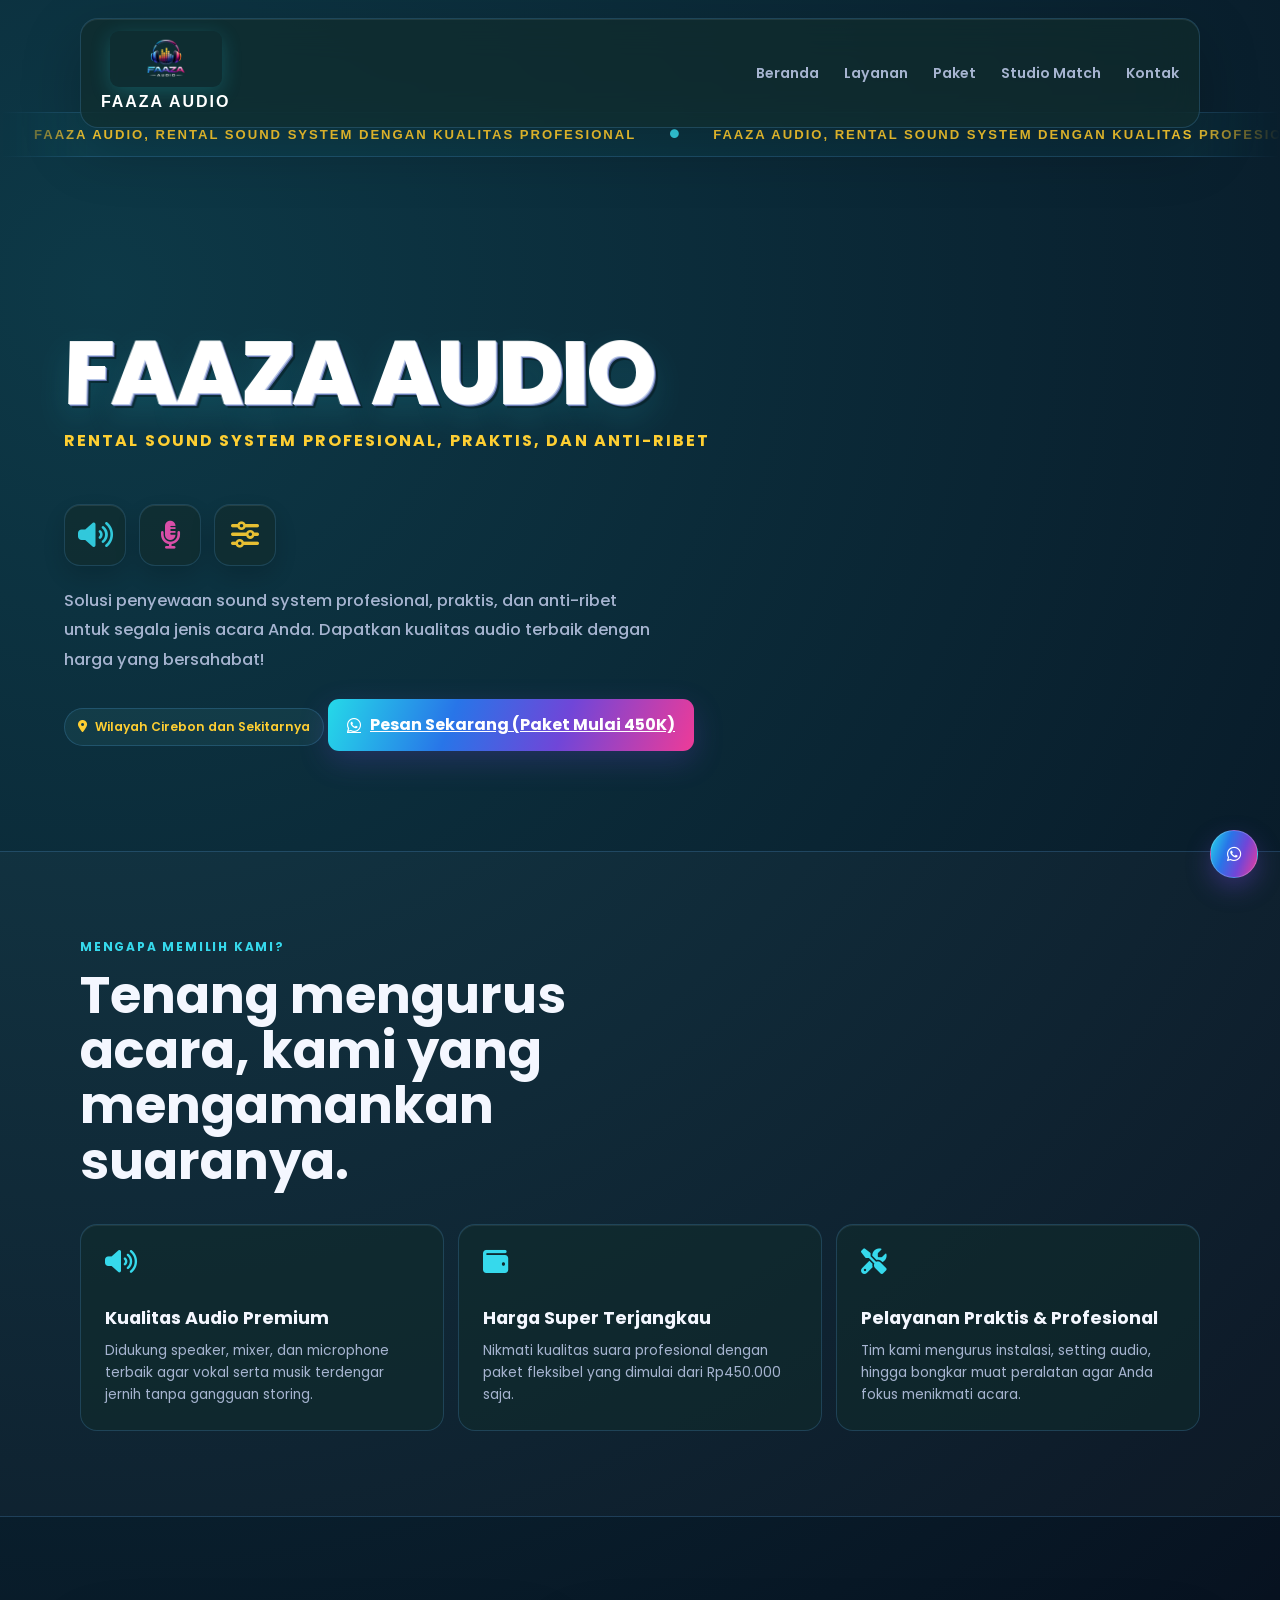
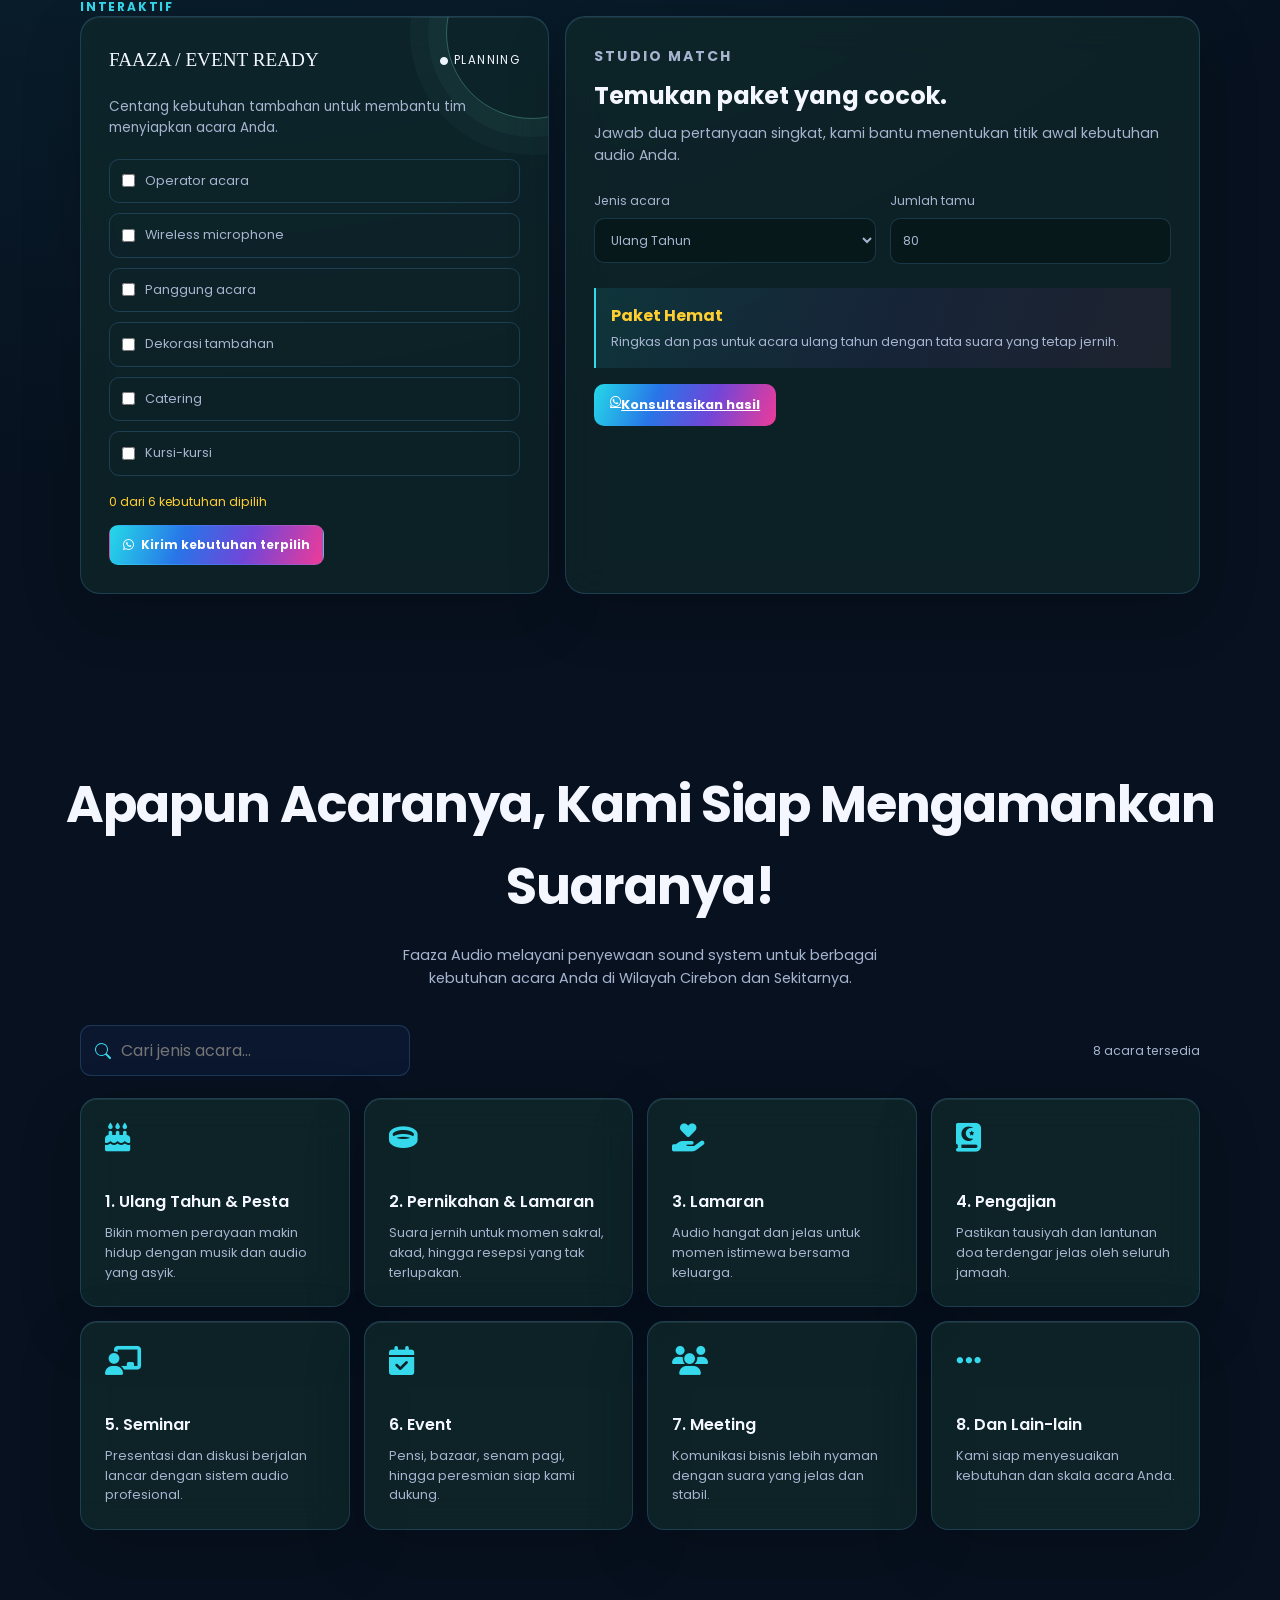
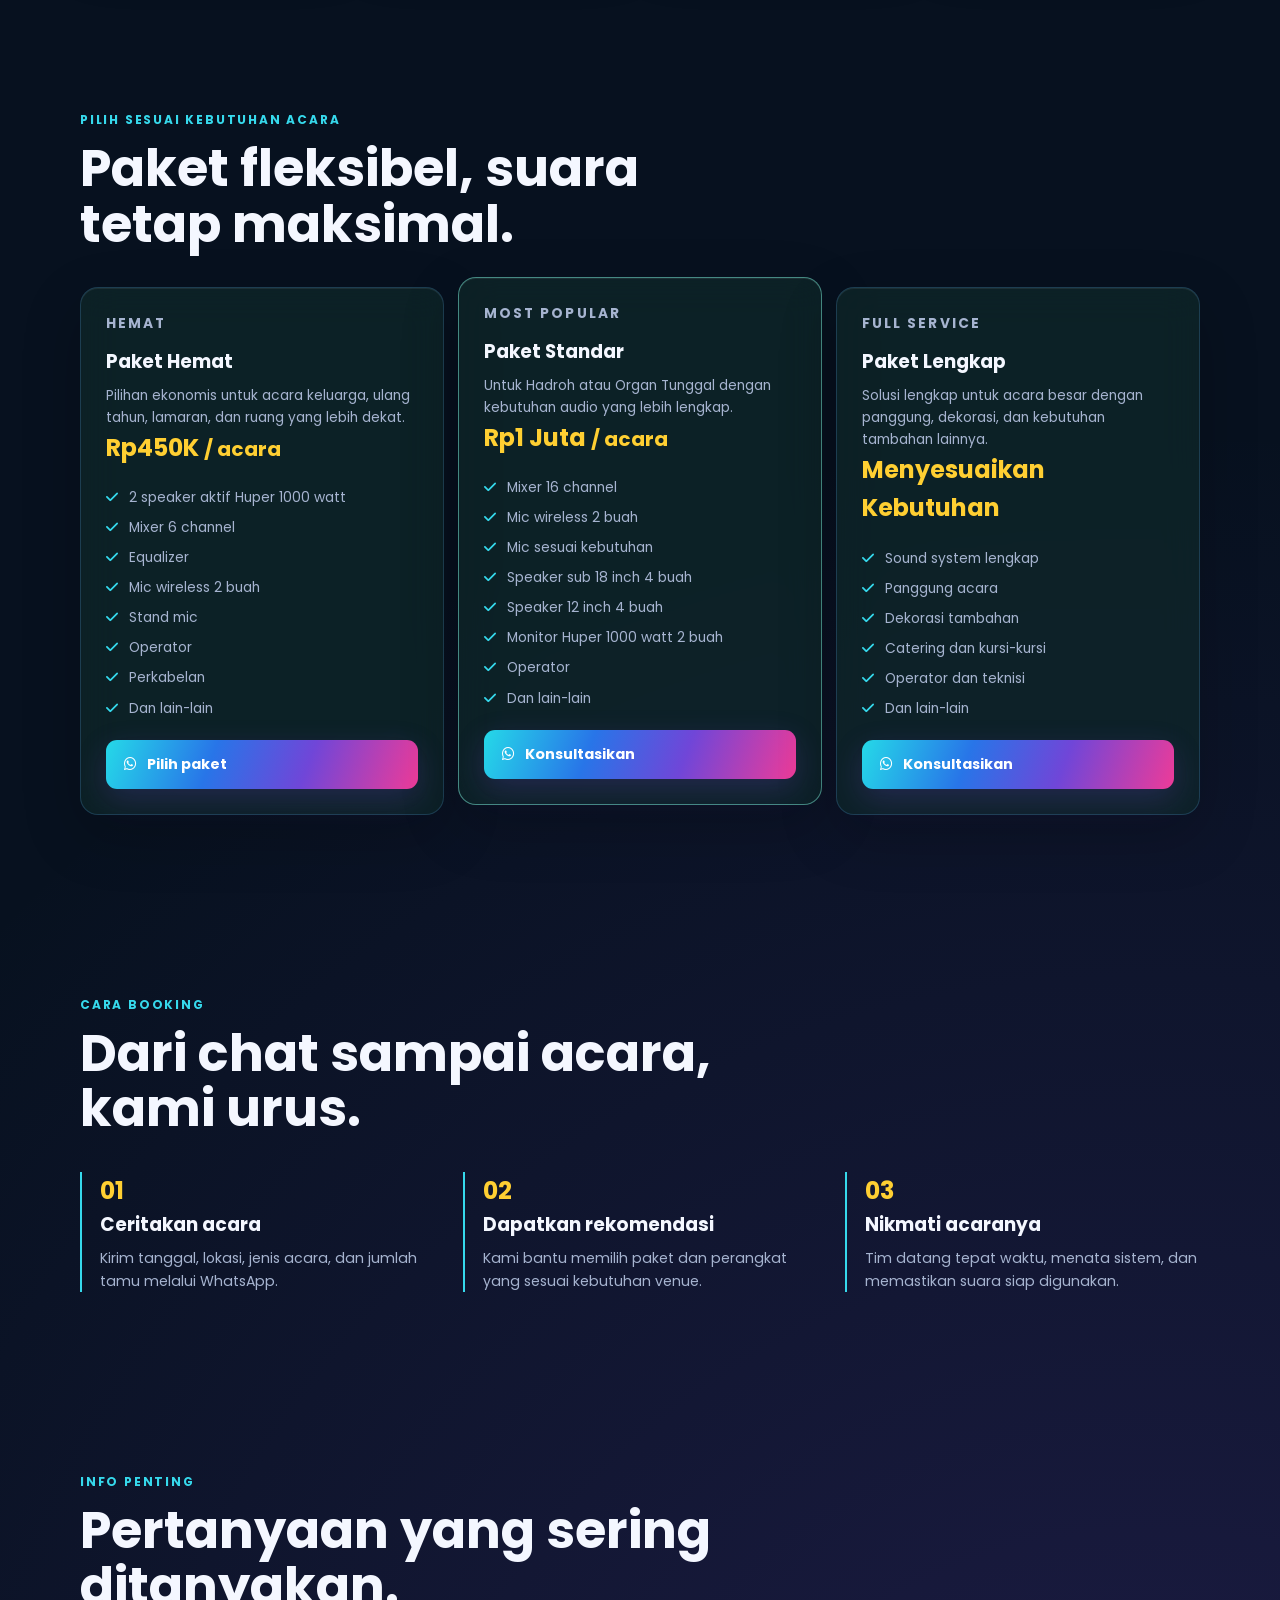
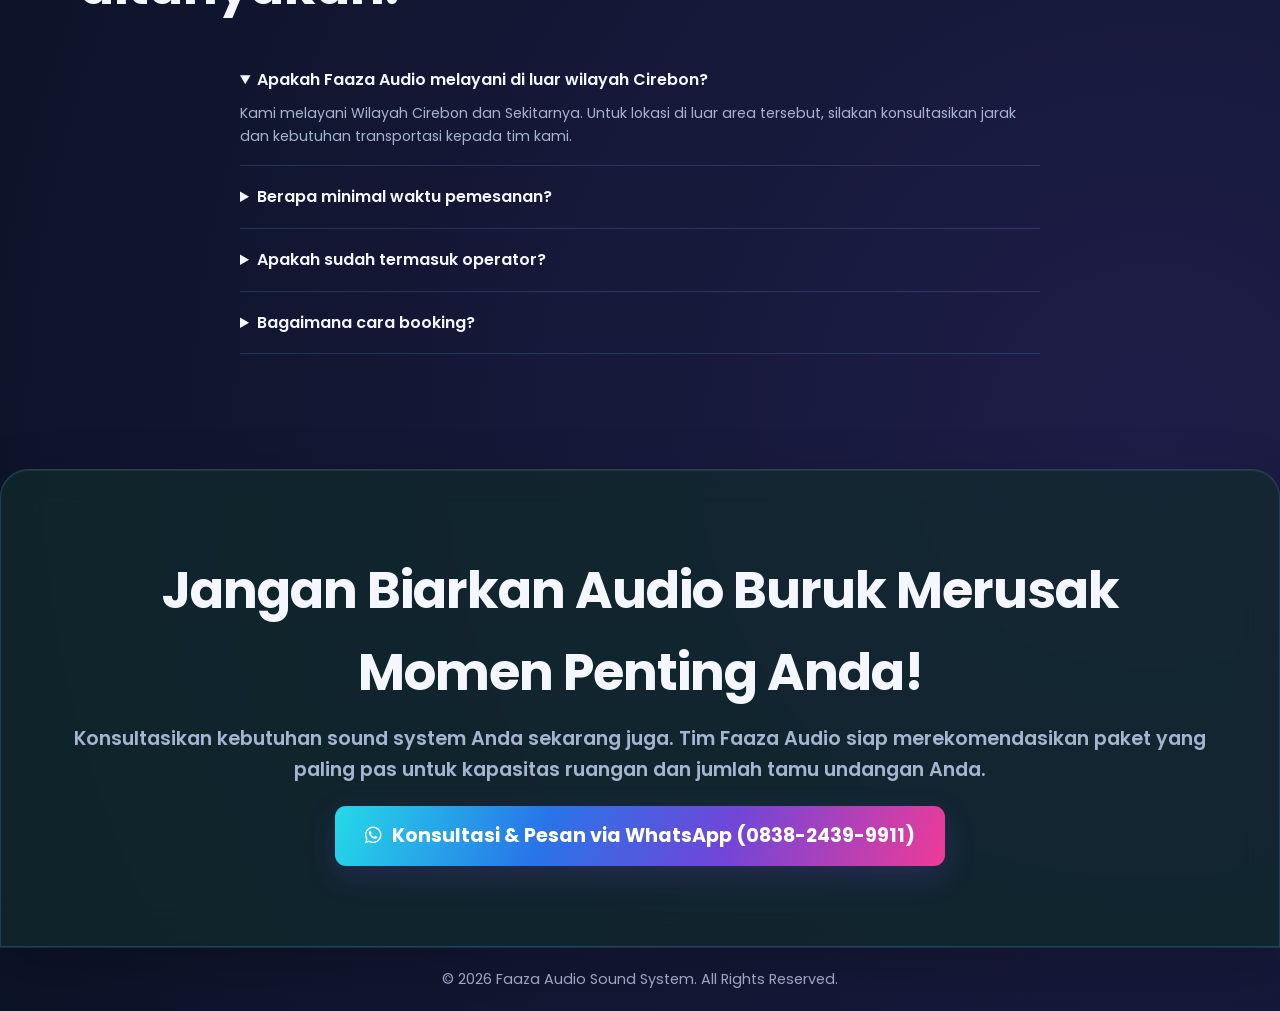
<file: index.html>
<!DOCTYPE html>
<html lang="id">
<head>
    <meta charset="UTF-8">
    <meta name="viewport" content="width=device-width, initial-scale=1.0">
    <title>Faaza Audio - Rental Sound System</title>
    <link href="https://fonts.googleapis.com/css2?family=Poppins:wght@300;400;600;700&display=swap" rel="stylesheet">
    <link rel="stylesheet" href="https://cdnjs.cloudflare.com/ajax/libs/font-awesome/6.4.0/css/all.min.css">
    
    <style>
        /* --- RESET & VARIABEL DASAR --- */
        * {
            margin: 0;
            padding: 0;
            box-sizing: border-box;
            font-family: 'Poppins', sans-serif;
            scroll-behavior: smooth;
        }

        :root {
            --primary-bg: #07111f;
            --dark-text: #f4f7ff;
            --white: #0f1b35;
            --accent: #36d9ec;
            --wa-green: #25D366;
        }

        body {
            background-color: var(--primary-bg);
            color: var(--dark-text);
            line-height: 1.6;
        }

        /* --- NAVBAR --- */
        header {
            background-color: var(--white);
            padding: 15px 5%;
            display: flex;
            justify-content: space-between;
            align-items: center;
            position: fixed;
            top: 0;
            width: 100%;
            z-index: 1000;
            box-shadow: 0 2px 10px rgba(0,0,0,0.1);
        }

        .logo {
            font-size: 24px;
            font-weight: 700;
            color: var(--dark-text);
            text-decoration: none;
            display: flex;
            align-items: center;
            gap: 10px;
        }

        .logo i {
            color: var(--accent);
            font-size: 28px;
        }

        .nav-links {
            display: flex;
            gap: 20px;
        }

        .nav-links a {
            text-decoration: none;
            color: var(--dark-text);
            font-weight: 600;
            transition: color 0.3s;
        }

        .nav-links a:hover {
            color: var(--accent);
        }

        /* --- HERO SECTION --- */
        .hero {
            margin-top: 80px;
            padding: 60px 5%;
            text-align: center;
            background: linear-gradient(135deg, rgba(255,255,255,0.1), rgba(255,255,255,0.4));
        }

        .hero h1 {
            font-size: 3rem;
            font-weight: 800;
            margin-bottom: 10px;
            text-transform: uppercase;
            letter-spacing: 2px;
        }

        .hero h2 {
            font-size: 1.8rem;
            color: var(--dark-text);
            background-color: var(--white);
            display: inline-block;
            padding: 10px 25px;
            border-radius: 30px;
            box-shadow: 0 4px 6px rgba(0,0,0,0.1);
            margin-bottom: 30px;
        }

        .hero-icons {
            font-size: 4rem;
            color: var(--dark-text);
            margin: 20px 0;
            display: flex;
            justify-content: center;
            gap: 30px;
        }

        /* --- SERVICES (DAFTAR ACARA) --- */
        .services {
            padding: 50px 5%;
        }

        .section-title {
            text-align: center;
            font-size: 2rem;
            margin-bottom: 40px;
            font-weight: 700;
        }

        .grid-container {
            display: grid;
            grid-template-columns: repeat(auto-fit, minmax(250px, 1fr));
            gap: 20px;
            max-width: 1000px;
            margin: 0 auto;
        }

        .card {
            background-color: var(--white);
            padding: 20px;
            border-radius: 15px;
            text-align: center;
            box-shadow: 0 5px 15px rgba(0,0,0,0.1);
            transition: transform 0.3s;
        }

        .card:hover {
            transform: translateY(-5px);
        }

        .card i {
            font-size: 2.5rem;
            color: var(--accent);
            margin-bottom: 15px;
        }

        .card h3 {
            font-size: 1.2rem;
            font-weight: 600;
        }

        /* --- CONTACT & PEMESANAN --- */
        .contact {
            background-color: var(--white);
            padding: 60px 5%;
            text-align: center;
            border-radius: 30px 30px 0 0;
            margin-top: 40px;
        }

        .contact p {
            font-size: 1.2rem;
            margin-bottom: 20px;
            font-weight: 600;
        }

        .btn-wa {
            display: inline-flex;
            align-items: center;
            gap: 10px;
            background-color: var(--wa-green);
            color: var(--white);
            padding: 15px 30px;
            font-size: 1.2rem;
            font-weight: 700;
            text-decoration: none;
            border-radius: 50px;
            box-shadow: 0 5px 15px rgba(37, 211, 102, 0.4);
            transition: all 0.3s;
        }

        .btn-wa:hover {
            background-color: #1ebe57;
            transform: scale(1.05);
        }

        footer {
            background-color: #1a1a1a;
            color: var(--white);
            text-align: center;
            padding: 20px;
            font-size: 0.9rem;
        }

        /* --- RESPONSIVE DESIGN --- */
        @media (max-width: 768px) {
            .hero h1 { font-size: 2.2rem; }
            .hero h2 { font-size: 1.3rem; }
            .nav-links { display: none; /* Sembunyikan menu di mobile untuk kesederhanaan */ }
            .hero-icons { font-size: 2.5rem; gap: 15px; }
        }

        /* Premium glass refresh */
        :root { --primary-bg: #07111f; --dark-text: #f4f7ff; --white: rgba(15,27,53,.72); --accent: #36d9ec; --wa-green: #4bd583; --muted: #a6b4d0; --line: rgba(94,181,255,.2); --lime: #ffcf32; --gold: #f052b4; --logo-gradient: linear-gradient(110deg, #25d9e8 0%, #2875e8 34%, #7046d8 64%, #ee3b98 100%); }
        body { background: radial-gradient(circle at 8% 5%, rgba(37,217,232,.2), transparent 32%), radial-gradient(circle at 90% 90%, rgba(112,70,216,.22), transparent 30%), #07111f; color: var(--dark-text); font-family: 'Poppins', sans-serif; }
        header, .card, .contact { background: rgba(17,43,43,.7); border: 1px solid var(--line); box-shadow: 0 20px 60px rgba(0,0,0,.22), inset 0 1px rgba(255,255,255,.08); backdrop-filter: blur(18px); -webkit-backdrop-filter: blur(18px); }
        header { width: min(1120px, calc(100% - 40px)); left: 50%; transform: translateX(-50%); top: 18px; border-radius: 18px; padding: 12px 20px; }
        .logo { flex-direction: column; gap: 2px; color: #fff; letter-spacing: .06em; } .logo i { color: var(--accent); }
        .brand-logo { display: block; width: 112px; height: 56px; border-radius: 9px; object-fit: contain; box-shadow: 0 5px 20px rgba(37,217,232,.22); }
        .brand-name { color: #fff; font-family: 'Space Grotesk', sans-serif; font-size: 1rem; font-weight: 700; letter-spacing: .12em; white-space: nowrap; }
        .nav-links { gap: 25px; } .nav-links a { color: var(--muted); font-size: .88rem; } .nav-links a:hover { color: var(--accent); }
        .hero { margin-top: 0; padding: 170px 5% 100px; text-align: left; background: transparent; }
        .hero h1 { max-width: 720px; color: #fff; font-size: clamp(3rem, 7vw, 6rem); letter-spacing: -3px; line-height: 1.02; text-shadow: 1px 1px 0 #b9c8e8, 2px 2px 0 #6676b2, 4px 4px 0 rgba(0,0,0,.35), 0 14px 30px rgba(37,217,232,.15); transform: perspective(500px) rotateX(2deg); }
        .hero h2 { color: var(--lime); background: transparent; padding: 0; border-radius: 0; box-shadow: none; font-size: 1rem; letter-spacing: .13em; text-transform: uppercase; }
        .hero-intro { margin-top: 20px; color: var(--muted); font-size: 1.02rem; font-weight: 500; line-height: 1.8; }
        .hero-location { display: inline-flex; align-items: center; gap: 8px; margin-top: 18px; padding: 8px 13px; border: 1px solid var(--line); border-radius: 999px; color: var(--lime); background: rgba(117,224,206,.07); font-size: .76rem; font-weight: 600; }
        .hero-cta { display: inline-flex; align-items: center; gap: 9px; margin-top: 25px; padding: 13px 19px; border-radius: 11px; color: #fff; background: var(--logo-gradient); font-weight: 700; box-shadow: 0 10px 30px rgba(112,70,216,.24); transition: transform .25s, box-shadow .25s; } .hero-cta:hover { transform: translateY(-3px); box-shadow: 0 14px 32px rgba(238,59,152,.3); }
        .why-section { padding: 85px 5%; border-top: 1px solid var(--line); border-bottom: 1px solid var(--line); background: rgba(255,255,255,.025); } .why-wrap { max-width: 1120px; margin: auto; } .why-grid { display: grid; grid-template-columns: repeat(3,1fr); gap: 14px; } .why-card { padding: 24px; min-height: 205px; border: 1px solid var(--line); border-radius: 17px; background: rgba(17,43,43,.58); box-shadow: inset 0 1px rgba(255,255,255,.07); } .why-card i { color: var(--accent); font-size: 1.6rem; } .why-card h3 { margin: 25px 0 8px; font-size: 1.1rem; } .why-card p { color: var(--muted); font-size: .86rem; }
        .card p { margin-top: 8px; color: var(--muted); font-size: .8rem; line-height: 1.55; }
        .service-tools { display: flex; align-items: center; justify-content: space-between; gap: 14px; max-width: 1120px; margin: 0 auto 22px; } .service-search { width: min(100%, 330px); padding: 12px 14px 12px 40px; border: 1px solid var(--line); border-radius: 11px; background: rgba(15,27,53,.72) url("data:image/svg+xml,%3Csvg xmlns='http://www.w3.org/2000/svg' width='16' height='16' fill='%2336d9ec' viewBox='0 0 16 16'%3E%3Cpath d='M11.742 10.344a6.5 6.5 0 1 0-1.397 1.398h-.001q.044.06.098.115l3.85 3.85a1 1 0 0 0 1.415-1.414l-3.85-3.85a1 1 0 0 0-.115-.1zM12 6.5a5.5 5.5 0 1 1-11 0 5.5 5.5 0 0 1 11 0z'/%3E%3C/svg%3E") 14px center / 16px no-repeat; color: var(--ink); font: inherit; outline: none; } .service-search:focus { border-color: var(--accent); box-shadow: 0 0 0 3px rgba(54,217,236,.12); } .service-count { color: var(--muted); font-size: .78rem; } .service-empty { display: none; padding: 30px; color: var(--muted); text-align: center; border: 1px dashed var(--line); border-radius: 14px; } .service-empty.visible { display: block; }
        .hero-icons { justify-content: flex-start; color: var(--accent); opacity: .9; gap: 13px; } .hero-icons i { display: grid; place-items: center; width: 62px; height: 62px; border: 1px solid var(--line); border-radius: 16px; background: rgba(17,43,43,.72); box-shadow: inset 0 1px rgba(255,255,255,.1), 0 10px 25px rgba(0,0,0,.18); font-size: 1.75rem; } .hero-icons i:nth-child(2) { color: var(--gold); } .hero-icons i:nth-child(3) { color: var(--lime); } .hero p { color: var(--muted); max-width: 590px; }
        .services { padding: 90px 5%; } .section-title { font-size: clamp(2rem,4vw,3.2rem); letter-spacing: -1px; }
        .grid-container { max-width: 1120px; gap: 14px; } .card { border-radius: 17px; padding: 24px; min-height: 165px; text-align: left; transition: transform .25s, border-color .25s; } .card:hover { transform: translateY(-7px) rotateX(2deg); border-color: rgba(117,224,206,.5); }
        .card i { color: var(--accent); font-size: 1.8rem; } .card h3 { font-size: 1rem; margin-top: 22px; }
        .contact { margin-top: 25px; border-radius: 28px 28px 0 0; padding: 80px 5%; } .contact p { color: var(--muted); } .btn-wa { background: var(--logo-gradient); color: #fff; border-radius: 11px; box-shadow: 0 10px 30px rgba(112,70,216,.22); } .btn-wa:hover { background: linear-gradient(110deg, #25d9e8, #ee3b98); transform: translateY(-3px); }
        footer { background: transparent; border-top: 1px solid var(--line); color: var(--muted); }
        .feature-section { padding: 90px 5%; } .feature-wrap { max-width: 1120px; margin: auto; } .feature-kicker { color: var(--accent); font-size: .75rem; font-weight: 700; letter-spacing: .15em; text-transform: uppercase; } .feature-heading { max-width: 640px; margin: 12px 0 35px; font-size: clamp(2rem,4vw,3.2rem); line-height: 1.08; }
        .package-grid { display: grid; grid-template-columns: repeat(3,1fr); gap: 14px; } .package { padding: 25px; border: 1px solid var(--line); border-radius: 18px; background: rgba(17,43,43,.64); box-shadow: 0 20px 60px rgba(0,0,0,.2), inset 0 1px rgba(255,255,255,.07); backdrop-filter: blur(18px); } .package.popular { border-color: rgba(117,224,206,.55); transform: translateY(-10px); } .package h3 { margin: 12px 0 8px; } .package p, .package li { color: var(--muted); font-size: .86rem; } .package ul { list-style: none; margin: 20px 0; } .package li { margin: 8px 0; } .package li i { color: var(--accent); margin-right: 7px; } .package-price { color: var(--lime); font-size: 1.5rem; font-weight: 700; } .package .btn-wa { display: inline-flex; width: 100%; padding: 13px 18px; font-size: .9rem; }
        .service-note { color: var(--muted); max-width: 520px; margin: -24px auto 35px; text-align: center; font-size: .9rem; } .steps { display: grid; grid-template-columns: repeat(3,1fr); gap: 28px; } .step { border-left: 2px solid var(--accent); padding-left: 18px; } .step strong { display: block; color: var(--lime); font-size: 1.5rem; } .step p { margin-top: 7px; color: var(--muted); font-size: .88rem; }
        .faq-list { max-width: 800px; margin: auto; } details { padding: 18px 0; border-bottom: 1px solid var(--line); } summary { cursor: pointer; font-weight: 600; } details p { color: var(--muted); padding-top: 10px; font-size: .88rem; }
        @media (max-width: 768px) { header { top: 10px; } .hero { padding-top: 92px; } .hero h1 { margin-top: 0; letter-spacing: -1px; } .hero h2 { max-width: 340px; line-height: 1.45; } .package-grid, .steps { grid-template-columns: 1fr; } .package.popular { transform: none; } .nav-links { display: none; } }
        .menu-toggle { display: none; border: 1px solid var(--line); background: rgba(255,255,255,.06); color: var(--dark-text); border-radius: 9px; padding: 8px 11px; font-size: 1rem; }
        @media (max-width: 768px) { .menu-toggle { display: block; } .nav-links.open { display: flex; position: absolute; top: 62px; left: 0; right: 0; flex-direction: column; gap: 0; padding: 10px; border-radius: 14px; background: rgba(17,43,43,.96); border: 1px solid var(--line); } .nav-links.open a { padding: 10px; } }
        @media (max-width: 768px) { .brand-logo { width: 88px; height: 44px; } .brand-name { font-size: .78rem; letter-spacing: .08em; } }
        .running-text { display: flex; align-items: center; min-height: 45px; margin-top: 112px; overflow: hidden; white-space: nowrap; border-top: 1px solid var(--line); border-bottom: 1px solid var(--line); background: rgba(37,217,232,.06); color: var(--lime); -webkit-mask-image: linear-gradient(90deg, transparent, #000 7%, #000 93%, transparent); mask-image: linear-gradient(90deg, transparent, #000 7%, #000 93%, transparent); }
        .running-track { display: flex; align-items: center; flex: none; min-width: max-content; padding: 12px 0; animation: marquee 26s linear infinite; will-change: transform; }
        .running-track span { display: inline-block; padding: 0 34px; font-family: 'Space Grotesk', sans-serif; font-size: .82rem; font-weight: 700; letter-spacing: .15em; line-height: 1.2; }
        .running-track i { color: var(--accent); font-size: .55rem; }
        @keyframes marquee { from { transform: translateX(0); } to { transform: translateX(-50%); } }
        @media (prefers-reduced-motion: reduce) { .running-track { animation: none; } }
        @media (max-width: 768px) { .running-text { min-height: 42px; margin-top: 106px; } .running-track { padding: 11px 0; animation-duration: 30s; } .running-track span { padding: 0 24px; font-size: .69rem; letter-spacing: .1em; } }
        .experience-section { padding: 80px 5%; } .experience-wrap { max-width: 1120px; margin: auto; } .experience-grid { display: grid; grid-template-columns: .85fr 1.15fr; gap: 16px; align-items: stretch; }
        .checklist-card, .match-card { padding: 28px; border: 1px solid var(--line); border-radius: 20px; background: rgba(17,43,43,.64); box-shadow: 0 20px 60px rgba(0,0,0,.2), inset 0 1px rgba(255,255,255,.07); backdrop-filter: blur(18px); }
        .checklist-card { min-height: 300px; position: relative; overflow: hidden; } .checklist-card::after { content: ''; position: absolute; width: 170px; height: 170px; right: -70px; top: -70px; border: 1px solid rgba(117,224,206,.35); border-radius: 50%; box-shadow: 0 0 0 18px rgba(117,224,206,.04), 0 0 0 36px rgba(117,224,206,.03); }
        .checklist-top { display: flex; align-items: center; justify-content: space-between; } .checklist-title { font-family: 'Space Grotesk'; font-size: 1.2rem; } .checklist-status { color: var(--aqua); font-size: .72rem; text-transform: uppercase; letter-spacing: .12em; } .checklist-status i { font-size: .5rem; vertical-align: middle; }
        .checklist-card > p { position: relative; z-index: 1; margin: 20px 0; color: var(--muted); font-size: .84rem; } .checklist { display: grid; gap: 10px; position: relative; z-index: 1; } .checklist label { display: flex; align-items: center; gap: 10px; padding: 11px 12px; border: 1px solid var(--line); border-radius: 10px; color: var(--muted); font-size: .8rem; cursor: pointer; transition: border-color .2s, color .2s, background .2s; } .checklist label:has(input:checked) { border-color: var(--accent); background: rgba(117,224,206,.1); color: var(--ink); } .checklist input { accent-color: var(--accent); } .checklist-progress { position: relative; z-index: 1; margin-top: 16px; color: var(--lime); font-size: .76rem; } .checklist-share { position: relative; z-index: 1; display: inline-flex; align-items: center; gap: 7px; margin-top: 14px; padding: 10px 13px; border: 1px solid var(--line); border-radius: 9px; color: #fff; background: var(--logo-gradient); cursor: pointer; font: 700 .75rem 'Poppins'; }
        .match-card h3 { margin: 9px 0 7px; font-size: 1.5rem; } .match-card > p { color: var(--muted); font-size: .88rem; } .match-fields { display: grid; grid-template-columns: 1fr 1fr; gap: 14px; margin: 24px 0; } .match-fields label { color: var(--muted); font-size: .78rem; } .match-fields select, .match-fields input { width: 100%; margin-top: 7px; padding: 12px; border: 1px solid var(--line); border-radius: 10px; background: rgba(7,23,24,.8); color: var(--ink); font: inherit; outline: none; } .match-fields select:focus, .match-fields input:focus { border-color: var(--accent); } .match-result { padding: 15px; border-left: 2px solid var(--accent); background: linear-gradient(110deg, rgba(37,217,232,.1), rgba(112,70,216,.1), rgba(238,59,152,.08)); } .match-result strong { color: var(--lime); } .match-result p { margin-top: 4px; color: var(--muted); font-size: .8rem; } .match-link { display: inline-flex; margin-top: 16px; color: #fff; background: var(--logo-gradient); padding: 11px 16px; border-radius: 10px; font-size: .8rem; font-weight: 700; }
        @media (max-width: 768px) { .experience-grid, .why-grid { grid-template-columns: 1fr; } .match-fields { grid-template-columns: 1fr; } .service-tools { align-items: stretch; flex-direction: column; } .service-search { width: 100%; } }
        .quick-actions { position: fixed; right: 22px; bottom: 22px; z-index: 15; display: grid; justify-items: end; gap: 10px; }
        .quick-panel { display: none; width: 230px; padding: 16px; border: 1px solid var(--line); border-radius: 15px; background: rgba(15,27,53,.94); box-shadow: 0 18px 45px rgba(0,0,0,.35); backdrop-filter: blur(18px); } .quick-panel.open { display: block; } .quick-panel strong { display: block; color: #fff; font-family: 'Space Grotesk'; } .quick-panel span { display: block; margin: 4px 0 12px; color: var(--muted); font-size: .76rem; }
        .quick-link { display: inline-flex; align-items: center; gap: 7px; color: #fff; background: var(--logo-gradient); padding: 9px 12px; border-radius: 9px; font-size: .76rem; font-weight: 700; }
        .quick-toggle, .back-top { display: grid; place-items: center; width: 48px; height: 48px; border: 1px solid rgba(255,255,255,.2); border-radius: 50%; color: #fff; background: var(--logo-gradient); box-shadow: 0 10px 25px rgba(112,70,216,.35); cursor: pointer; font-size: 1.05rem; }
        .back-top { display: none; width: 38px; height: 38px; font-size: .85rem; } .back-top.visible { display: grid; }
        @media (max-width: 768px) { .quick-actions { right: 14px; bottom: 14px; } .quick-panel { width: 215px; } }
        .reveal { opacity: 0; transform: translateY(28px); transition: opacity .7s ease, transform .7s ease; } .reveal.is-visible { opacity: 1; transform: translateY(0); }
        @media (prefers-reduced-motion: reduce) { .reveal { opacity: 1; transform: none; transition: none; } }
    </style>
</head>
<body>

    <header>
        <a href="#" class="logo">
            <img class="brand-logo" src="faaza-logo.png" alt="Logo Faaza Audio"><span class="brand-name">FAAZA AUDIO</span>
        </a>
        <div class="nav-links">
            <a href="index.html">Beranda</a>
            <a href="layanan.html">Layanan</a>
            <a href="paket.html">Paket</a>
            <a href="studio-match.html">Studio Match</a>
            <a href="kontak.html">Kontak</a>
        </div>
        <button class="menu-toggle" aria-label="Buka menu" aria-expanded="false"><i class="fa-solid fa-bars"></i></button>
    </header>

    <div class="running-text" role="region" aria-label="Informasi Faaza Audio">
        <div class="running-track">
            <span>FAAZA AUDIO, RENTAL SOUND SYSTEM DENGAN KUALITAS PROFESIONAL</span><i class="fa-solid fa-circle"></i>
            <span aria-hidden="true">FAAZA AUDIO, RENTAL SOUND SYSTEM DENGAN KUALITAS PROFESIONAL</span><i class="fa-solid fa-circle" aria-hidden="true"></i>
            <span aria-hidden="true">FAAZA AUDIO, RENTAL SOUND SYSTEM DENGAN KUALITAS PROFESIONAL</span><i class="fa-solid fa-circle" aria-hidden="true"></i>
        </div>
    </div>

    <section class="hero" id="home">
        <h1>FAAZA AUDIO</h1>
        <h2>Rental Sound System Profesional, Praktis, dan Anti-Ribet</h2>
        
        <div class="hero-icons">
            <i class="fa-solid fa-volume-high" title="Speaker profesional" aria-label="Speaker profesional"></i>
            <i class="fa-solid fa-microphone-lines" title="Microphone panggung" aria-label="Microphone panggung"></i>
            <i class="fa-solid fa-sliders" title="Mixing console" aria-label="Mixing console"></i>
        </div>
        
        <p class="hero-intro">Solusi penyewaan sound system profesional, praktis, dan anti-ribet untuk segala jenis acara Anda. Dapatkan kualitas audio terbaik dengan harga yang bersahabat!</p>
        <span class="hero-location"><i class="fa-solid fa-location-dot"></i> Wilayah Cirebon dan Sekitarnya</span>
        <a class="hero-cta" href="https://wa.me/6283824399911?text=Halo%20Faaza%20Audio,%20saya%20ingin%20memesan%20Paket%20Mulai%20450K." target="_blank" rel="noopener"><i class="fa-brands fa-whatsapp"></i> Pesan Sekarang (Paket Mulai 450K)</a>
    </section>

    <section class="why-section" id="why-us">
        <div class="why-wrap"><p class="feature-kicker">Mengapa memilih kami?</p><h2 class="feature-heading">Tenang mengurus acara, kami yang mengamankan suaranya.</h2><div class="why-grid">
            <article class="why-card"><i class="fa-solid fa-volume-high"></i><h3>Kualitas Audio Premium</h3><p>Didukung speaker, mixer, dan microphone terbaik agar vokal serta musik terdengar jernih tanpa gangguan storing.</p></article>
            <article class="why-card"><i class="fa-solid fa-wallet"></i><h3>Harga Super Terjangkau</h3><p>Nikmati kualitas suara profesional dengan paket fleksibel yang dimulai dari Rp450.000 saja.</p></article>
            <article class="why-card"><i class="fa-solid fa-screwdriver-wrench"></i><h3>Pelayanan Praktis &amp; Profesional</h3><p>Tim kami mengurus instalasi, setting audio, hingga bongkar muat peralatan agar Anda fokus menikmati acara.</p></article>
        </div></div>
    </section>

    <section class="experience-section" id="studio">
        <div class="experience-wrap">
            <p class="feature-kicker">Interaktif</p>
            <div class="experience-grid">
                <div class="checklist-card">
                    <div class="checklist-top"><span class="checklist-title">FAAZA / EVENT READY</span><span class="checklist-status"><i class="fa-solid fa-circle"></i> Planning</span></div>
                    <p>Centang kebutuhan tambahan untuk membantu tim menyiapkan acara Anda.</p>
                    <div class="checklist"><label><input type="checkbox" value="Operator acara"> Operator acara</label><label><input type="checkbox" value="Wireless microphone"> Wireless microphone</label><label><input type="checkbox" value="Panggung acara"> Panggung acara</label><label><input type="checkbox" value="Dekorasi tambahan"> Dekorasi tambahan</label><label><input type="checkbox" value="Catering"> Catering</label><label><input type="checkbox" value="Kursi-kursi"> Kursi-kursi</label></div>
                    <div class="checklist-progress" aria-live="polite">0 dari 6 kebutuhan dipilih</div><button class="checklist-share" type="button"><i class="fa-brands fa-whatsapp"></i> Kirim kebutuhan terpilih</button>
                </div>
                <div class="match-card">
                    <p class="feature-kicker">Studio Match</p><h3>Temukan paket yang cocok.</h3><p>Jawab dua pertanyaan singkat, kami bantu menentukan titik awal kebutuhan audio Anda.</p>
                    <div class="match-fields"><label for="event-type">Jenis acara<select id="event-type"><option value="birthday">Ulang Tahun</option><option value="wedding">Pernikahan</option><option value="proposal">Lamaran</option><option value="pengajian">Pengajian</option><option value="seminar">Seminar</option><option value="event">Event</option><option value="meeting">Meeting</option><option value="other">Dan Lain-lain</option></select></label><label for="guest-count">Jumlah tamu<input id="guest-count" type="number" min="10" max="1000" value="80" step="10"></label></div>
                    <div class="match-result" aria-live="polite"><strong id="match-name">Paket Hemat</strong><p id="match-description">Ringkas dan pas untuk acara ulang tahun dengan tata suara yang tetap jernih.</p></div><a class="match-link" id="match-link" href="https://wa.me/6283824399911" target="_blank" rel="noopener"><i class="fa-brands fa-whatsapp"></i> Konsultasikan hasil</a>
                </div>
            </div>
        </div>
    </section>

    <section class="services" id="services">
        <h2 class="section-title">Apapun Acaranya, Kami Siap Mengamankan Suaranya!</h2>
        <p class="service-note">Faaza Audio melayani penyewaan sound system untuk berbagai kebutuhan acara Anda di Wilayah Cirebon dan Sekitarnya.</p>
        <div class="service-tools"><input class="service-search" id="service-search" type="search" placeholder="Cari jenis acara..." aria-label="Cari jenis acara"><span class="service-count" id="service-count" aria-live="polite">8 acara tersedia</span></div>
        <div class="grid-container">
            <div class="card">
                <i class="fa-solid fa-cake-candles"></i>
                <h3>1. Ulang Tahun &amp; Pesta</h3><p>Bikin momen perayaan makin hidup dengan musik dan audio yang asyik.</p>
            </div>
            <div class="card">
                <i class="fa-solid fa-ring"></i>
                <h3>2. Pernikahan &amp; Lamaran</h3><p>Suara jernih untuk momen sakral, akad, hingga resepsi yang tak terlupakan.</p>
            </div>
            <div class="card">
                <i class="fa-solid fa-hand-holding-heart"></i>
                <h3>3. Lamaran</h3><p>Audio hangat dan jelas untuk momen istimewa bersama keluarga.</p>
            </div>
            <div class="card">
                <i class="fa-solid fa-book-quran"></i>
                <h3>4. Pengajian</h3><p>Pastikan tausiyah dan lantunan doa terdengar jelas oleh seluruh jamaah.</p>
            </div>
            <div class="card">
                <i class="fa-solid fa-chalkboard-user"></i>
                <h3>5. Seminar</h3><p>Presentasi dan diskusi berjalan lancar dengan sistem audio profesional.</p>
            </div>
            <div class="card">
                <i class="fa-solid fa-calendar-check"></i>
                <h3>6. Event</h3><p>Pensi, bazaar, senam pagi, hingga peresmian siap kami dukung.</p>
            </div>
            <div class="card">
                <i class="fa-solid fa-users"></i>
                <h3>7. Meeting</h3><p>Komunikasi bisnis lebih nyaman dengan suara yang jelas dan stabil.</p>
            </div>
            <div class="card">
                <i class="fa-solid fa-ellipsis"></i>
                <h3>8. Dan Lain-lain</h3><p>Kami siap menyesuaikan kebutuhan dan skala acara Anda.</p>
            </div>
        </div>
        <p class="service-empty" id="service-empty">Jenis acara belum ditemukan. Coba kata kunci lain.</p>
    </section>

    <section class="feature-section" id="packages">
        <div class="feature-wrap">
            <p class="feature-kicker">Pilih sesuai kebutuhan acara</p>
            <h2 class="feature-heading">Paket fleksibel, suara tetap maksimal.</h2>
            <div class="package-grid">
                <article class="package">
                    <p class="feature-kicker">HEMAT</p><h3>Paket Hemat</h3>
                    <p>Pilihan ekonomis untuk acara keluarga, ulang tahun, lamaran, dan ruang yang lebih dekat.</p>
                    <div class="package-price">Rp450K <small>/ acara</small></div>
                    <ul><li><i class="fa-solid fa-check"></i> 2 speaker aktif Huper 1000 watt</li><li><i class="fa-solid fa-check"></i> Mixer 6 channel</li><li><i class="fa-solid fa-check"></i> Equalizer</li><li><i class="fa-solid fa-check"></i> Mic wireless 2 buah</li><li><i class="fa-solid fa-check"></i> Stand mic</li><li><i class="fa-solid fa-check"></i> Operator</li><li><i class="fa-solid fa-check"></i> Perkabelan</li><li><i class="fa-solid fa-check"></i> Dan lain-lain</li></ul>
                    <a class="btn-wa" href="https://wa.me/6283824399911?text=Halo%20Faaza%20Audio,%20saya%20tertarik%20Paket%20Hemat%20Rp450K." target="_blank" rel="noopener"><i class="fa-brands fa-whatsapp"></i> Pilih paket</a>
                </article>
                <article class="package popular">
                    <p class="feature-kicker">MOST POPULAR</p><h3>Paket Standar</h3>
                    <p>Untuk Hadroh atau Organ Tunggal dengan kebutuhan audio yang lebih lengkap.</p>
                    <div class="package-price">Rp1 Juta <small>/ acara</small></div>
                    <ul><li><i class="fa-solid fa-check"></i> Mixer 16 channel</li><li><i class="fa-solid fa-check"></i> Mic wireless 2 buah</li><li><i class="fa-solid fa-check"></i> Mic sesuai kebutuhan</li><li><i class="fa-solid fa-check"></i> Speaker sub 18 inch 4 buah</li><li><i class="fa-solid fa-check"></i> Speaker 12 inch 4 buah</li><li><i class="fa-solid fa-check"></i> Monitor Huper 1000 watt 2 buah</li><li><i class="fa-solid fa-check"></i> Operator</li><li><i class="fa-solid fa-check"></i> Dan lain-lain</li></ul>
                    <a class="btn-wa" href="https://wa.me/6283824399911?text=Halo%20Faaza%20Audio,%20saya%20tertarik%20Paket%20Standar%20Rp1%20juta%20untuk%20Hadroh%20atau%20Organ%20Tunggal." target="_blank" rel="noopener"><i class="fa-brands fa-whatsapp"></i> Konsultasikan</a>
                </article>
                <article class="package">
                    <p class="feature-kicker">FULL SERVICE</p><h3>Paket Lengkap</h3>
                    <p>Solusi lengkap untuk acara besar dengan panggung, dekorasi, dan kebutuhan tambahan lainnya.</p>
                    <div class="package-price">Menyesuaikan Kebutuhan</div>
                    <ul><li><i class="fa-solid fa-check"></i> Sound system lengkap</li><li><i class="fa-solid fa-check"></i> Panggung acara</li><li><i class="fa-solid fa-check"></i> Dekorasi tambahan</li><li><i class="fa-solid fa-check"></i> Catering dan kursi-kursi</li><li><i class="fa-solid fa-check"></i> Operator dan teknisi</li><li><i class="fa-solid fa-check"></i> Dan lain-lain</li></ul>
                    <a class="btn-wa" href="https://wa.me/6283824399911?text=Halo%20Faaza%20Audio,%20saya%20tertarik%20Paket%20Lengkap%20dengan%20kebutuhan%20panggung%20dan%20dekorasi." target="_blank" rel="noopener"><i class="fa-brands fa-whatsapp"></i> Konsultasikan</a>
                </article>
            </div>
        </div>
    </section>

    <section class="feature-section">
        <div class="feature-wrap">
            <p class="feature-kicker">Cara booking</p><h2 class="feature-heading">Dari chat sampai acara, kami urus.</h2>
            <div class="steps"><div class="step"><strong>01</strong><h3>Ceritakan acara</h3><p>Kirim tanggal, lokasi, jenis acara, dan jumlah tamu melalui WhatsApp.</p></div><div class="step"><strong>02</strong><h3>Dapatkan rekomendasi</h3><p>Kami bantu memilih paket dan perangkat yang sesuai kebutuhan venue.</p></div><div class="step"><strong>03</strong><h3>Nikmati acaranya</h3><p>Tim datang tepat waktu, menata sistem, dan memastikan suara siap digunakan.</p></div></div>
        </div>
    </section>

    <section class="feature-section" id="faq">
        <div class="feature-wrap"><p class="feature-kicker">Info penting</p><h2 class="feature-heading">Pertanyaan yang sering ditanyakan.</h2><div class="faq-list">
            <details open><summary>Apakah Faaza Audio melayani di luar wilayah Cirebon?</summary><p>Kami melayani Wilayah Cirebon dan Sekitarnya. Untuk lokasi di luar area tersebut, silakan konsultasikan jarak dan kebutuhan transportasi kepada tim kami.</p></details>
            <details><summary>Berapa minimal waktu pemesanan?</summary><p>Idealnya pesan 3-7 hari sebelum acara agar ketersediaan alat dan jadwal tim dapat kami pastikan. Untuk kebutuhan mendadak, silakan tetap hubungi kami.</p></details>
            <details><summary>Apakah sudah termasuk operator?</summary><p>Paket tertentu sudah termasuk operator. Detailnya akan kami jelaskan berdasarkan skala dan kebutuhan acara Anda.</p></details>
            <details><summary>Bagaimana cara booking?</summary><p>Hubungi WhatsApp kami, kirim detail acara, lalu kami konfirmasi ketersediaan dan rincian harga. Booking terjadwal setelah mendapat konfirmasi dari tim.</p></details>
        </div></div>
    </section>

    <section class="contact" id="contact">
        <h2 class="section-title" style="margin-bottom: 10px;">Jangan Biarkan Audio Buruk Merusak Momen Penting Anda!</h2>
        <p>Konsultasikan kebutuhan sound system Anda sekarang juga. Tim Faaza Audio siap merekomendasikan paket yang paling pas untuk kapasitas ruangan dan jumlah tamu undangan Anda.</p>
        <a href="https://wa.me/6283824399911?text=Halo%20Faaza%20Audio,%20saya%20ingin%20konsultasi%20dan%20memesan%20sound%20system." target="_blank" rel="noopener" class="btn-wa">
            <i class="fa-brands fa-whatsapp"></i> Konsultasi &amp; Pesan via WhatsApp (0838-2439-9911)
        </a>
    </section>

    <footer>
        <p>&copy; 2026 Faaza Audio Sound System. All Rights Reserved.</p>
    </footer>

    <div class="quick-actions" aria-label="Aksi cepat">
        <div class="quick-panel" id="quick-panel"><strong>Butuh bantuan memilih paket?</strong><span>Tim Faaza Audio siap menjawab kebutuhan acara Anda.</span><a class="quick-link" href="https://wa.me/6283824399911?text=Halo%20Faaza%20Audio,%20saya%20ingin%20konsultasi%20paket." target="_blank" rel="noopener"><i class="fa-brands fa-whatsapp"></i> Chat WhatsApp</a></div>
        <button class="back-top" type="button" aria-label="Kembali ke atas"><i class="fa-solid fa-arrow-up"></i></button>
        <button class="quick-toggle" type="button" aria-label="Buka kontak cepat" aria-expanded="false"><i class="fa-brands fa-whatsapp"></i></button>
    </div>

    <script>
        const menuButton = document.querySelector('.menu-toggle');
        const navigation = document.querySelector('.nav-links');
        menuButton.addEventListener('click', () => {
            const isOpen = navigation.classList.toggle('open');
            menuButton.setAttribute('aria-expanded', isOpen);
            menuButton.innerHTML = isOpen ? '<i class="fa-solid fa-xmark"></i>' : '<i class="fa-solid fa-bars"></i>';
        });
        navigation.querySelectorAll('a').forEach(link => link.addEventListener('click', () => {
            navigation.classList.remove('open');
            menuButton.setAttribute('aria-expanded', 'false');
            menuButton.innerHTML = '<i class="fa-solid fa-bars"></i>';
        }));

        const eventType = document.querySelector('#event-type');
        const guestCount = document.querySelector('#guest-count');
        const matchName = document.querySelector('#match-name');
        const matchDescription = document.querySelector('#match-description');
        const matchLink = document.querySelector('#match-link');
        const recommendations = {
            birthday: { name: 'Paket Hemat', description: 'Ringkas dan pas untuk acara ulang tahun dengan tata suara yang tetap jernih.' },
            wedding: { name: 'Paket Standar', description: 'Pilihan seimbang untuk acara pernikahan dengan suasana meriah dan tamu lebih banyak.' },
            proposal: { name: 'Paket Hemat', description: 'Ringkas dan pas untuk acara lamaran dengan tata suara yang tetap jernih.' },
            pengajian: { name: 'Paket Standar', description: 'Pilihan nyaman untuk pengajian dengan vokal yang jelas dan jangkauan suara yang baik.' },
            seminar: { name: 'Paket Lengkap', description: 'Solusi lengkap untuk seminar dengan dukungan operator dan kebutuhan panggung.' },
            event: { name: 'Paket Lengkap', description: 'Solusi lengkap untuk event dengan panggung, dekorasi, dan konfigurasi audio yang fleksibel.' },
            meeting: { name: 'Paket Lengkap', description: 'Solusi profesional untuk meeting agar komunikasi terdengar jelas dan nyaman.' },
            other: { name: 'Paket Standar', description: 'Kami akan membantu menyesuaikan paket dengan kebutuhan acara Anda.' }
        };
        function updateRecommendation() {
            const selected = recommendations[eventType.value];
            const guests = Math.max(10, Number(guestCount.value) || 10);
            const scale = guests > 250 ? ' Dengan jumlah tamu ini, kami sarankan konsultasi konfigurasi speaker tambahan.' : '';
            matchName.textContent = selected.name;
            matchDescription.textContent = selected.description + scale;
            const eventName = eventType.options[eventType.selectedIndex].text;
            matchLink.href = `https://wa.me/6283824399911?text=Halo%20Faaza%20Audio,%20saya%20mendapat%20rekomendasi%20${encodeURIComponent(selected.name)}%20untuk%20${encodeURIComponent(eventName)}%20dengan%20${guests}%20tamu.`;
        }
        eventType.addEventListener('change', updateRecommendation);
        guestCount.addEventListener('input', updateRecommendation);
        updateRecommendation();

        const checklistItems = document.querySelectorAll('.checklist input');
        const checklistProgress = document.querySelector('.checklist-progress');
        checklistItems.forEach(item => item.addEventListener('change', () => {
            const selectedCount = document.querySelectorAll('.checklist input:checked').length;
            checklistProgress.textContent = `${selectedCount} dari ${checklistItems.length} kebutuhan dipilih`;
        }));
        document.querySelector('.checklist-share').addEventListener('click', () => {
            const selectedItems = [...document.querySelectorAll('.checklist input:checked')].map(item => item.value);
            const message = selectedItems.length ? `Halo Faaza Audio, saya ingin konsultasi kebutuhan tambahan: ${selectedItems.join(', ')}.` : 'Halo Faaza Audio, saya ingin konsultasi kebutuhan acara.';
            window.open(`https://wa.me/6283824399911?text=${encodeURIComponent(message)}`, '_blank', 'noopener');
        });

        const quickToggle = document.querySelector('.quick-toggle');
        const quickPanel = document.querySelector('#quick-panel');
        const backTop = document.querySelector('.back-top');
        quickToggle.addEventListener('click', () => {
            const isOpen = quickPanel.classList.toggle('open');
            quickToggle.setAttribute('aria-expanded', isOpen);
            quickToggle.innerHTML = isOpen ? '<i class="fa-solid fa-xmark"></i>' : '<i class="fa-brands fa-whatsapp"></i>';
        });
        window.addEventListener('scroll', () => backTop.classList.toggle('visible', window.scrollY > 420), { passive: true });
        backTop.addEventListener('click', () => window.scrollTo({ top: 0, behavior: 'smooth' }));

        const revealItems = document.querySelectorAll('main > section');
        if ('IntersectionObserver' in window) {
            const revealObserver = new IntersectionObserver((entries, observer) => {
                entries.forEach(entry => {
                    if (entry.isIntersecting) {
                        entry.target.classList.add('is-visible');
                        observer.unobserve(entry.target);
                    }
                });
            }, { threshold: .12 });
            revealItems.forEach(item => { item.classList.add('reveal'); revealObserver.observe(item); });
        } else {
            revealItems.forEach(item => item.classList.add('is-visible'));
        }

        const serviceSearch = document.querySelector('#service-search');
        const serviceCards = document.querySelectorAll('.services .card');
        const serviceCount = document.querySelector('#service-count');
        const serviceEmpty = document.querySelector('#service-empty');
        serviceSearch.addEventListener('input', () => {
            const query = serviceSearch.value.trim().toLowerCase();
            let visibleCount = 0;
            serviceCards.forEach(card => {
                const matches = card.textContent.toLowerCase().includes(query);
                card.hidden = !matches;
                if (matches) visibleCount += 1;
            });
            serviceCount.textContent = `${visibleCount} acara tersedia`;
            serviceEmpty.classList.toggle('visible', visibleCount === 0);
        });
    </script>

</body>
</html>
</file>
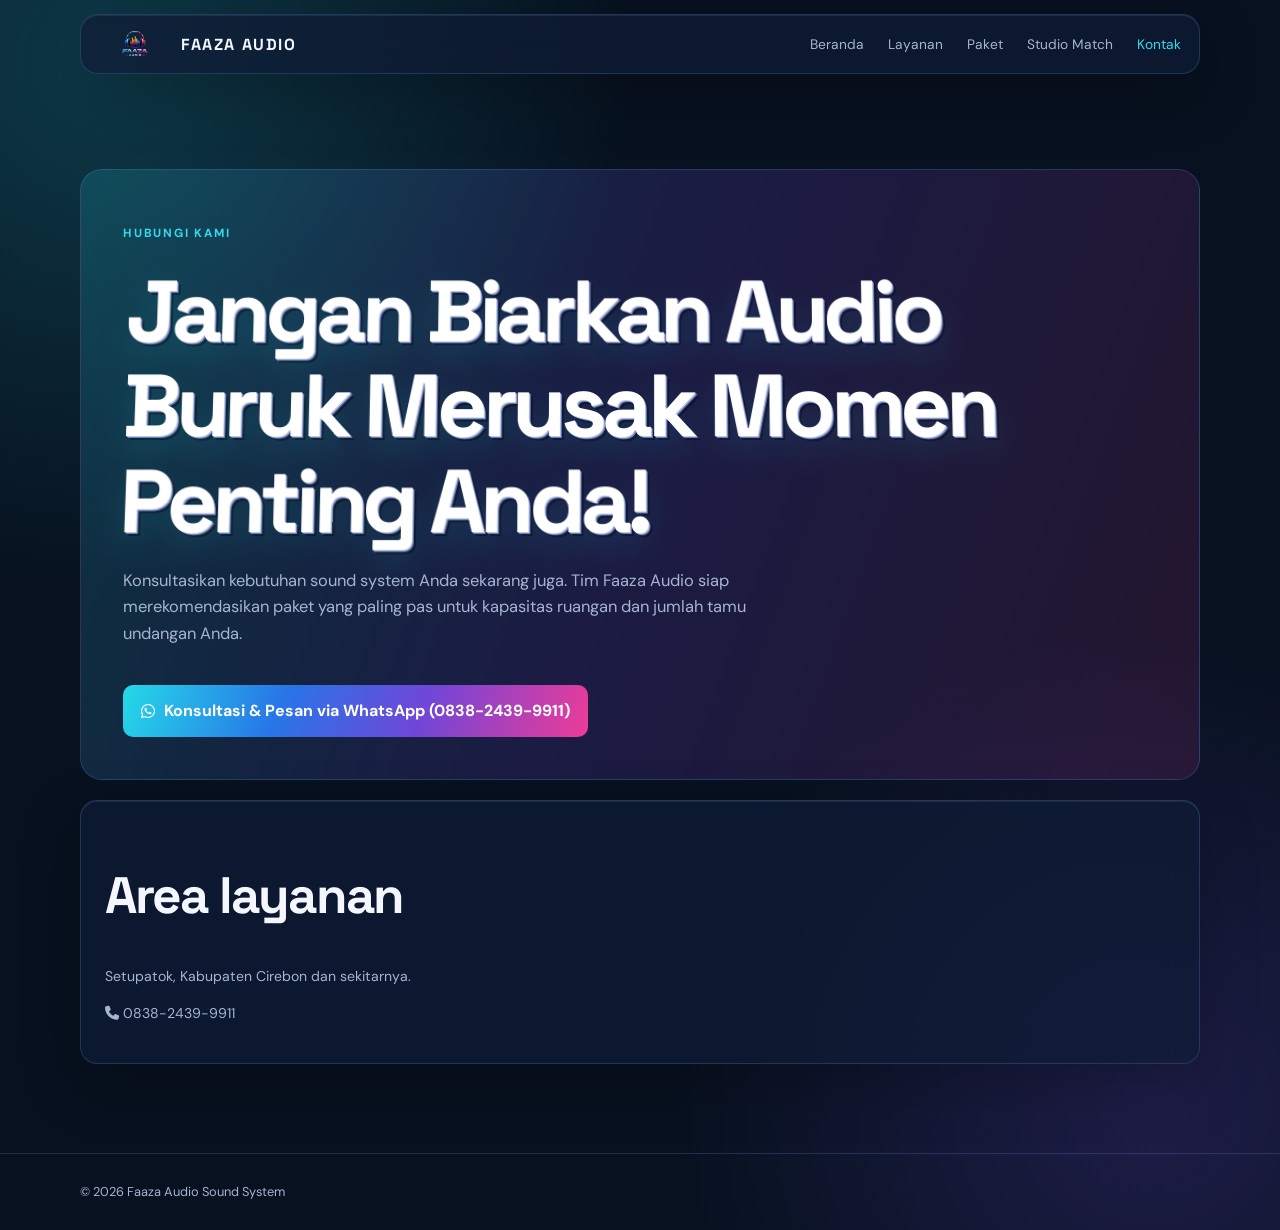
<file: kontak.html>
<!doctype html><html lang="id"><head><meta charset="UTF-8"><meta name="viewport" content="width=device-width,initial-scale=1"><title>Kontak | Faaza Audio</title><link rel="stylesheet" href="site.css"><link rel="stylesheet" href="https://cdnjs.cloudflare.com/ajax/libs/font-awesome/6.5.2/css/all.min.css"></head><body><header class="glass"><a class="brand" href="index.html"><img src="faaza-logo.png" alt="Logo Faaza Audio"><span>FAAZA AUDIO</span></a><nav><a href="index.html">Beranda</a><a href="layanan.html">Layanan</a><a href="paket.html">Paket</a><a href="studio-match.html">Studio Match</a><a class="active" href="kontak.html">Kontak</a></nav></header><main class="section"><div class="container"><div class="contact-box"><p class="eyebrow">Hubungi kami</p><h1>Jangan Biarkan Audio Buruk Merusak Momen Penting Anda!</h1><p class="lead">Konsultasikan kebutuhan sound system Anda sekarang juga. Tim Faaza Audio siap merekomendasikan paket yang paling pas untuk kapasitas ruangan dan jumlah tamu undangan Anda.</p><a class="btn" href="https://wa.me/6283824399911?text=Halo%20Faaza%20Audio,%20saya%20ingin%20konsultasi%20dan%20memesan%20sound%20system." target="_blank"><i class="fa-brands fa-whatsapp"></i> Konsultasi & Pesan via WhatsApp (0838-2439-9911)</a></div><div class="panel" style="margin-top:20px"><h2>Area layanan</h2><p>Setupatok, Kabupaten Cirebon dan sekitarnya.</p><p><i class="fa-solid fa-phone"></i> 0838-2439-9911</p></div></div></main><footer><div class="container">© 2026 Faaza Audio Sound System</div></footer></body></html>
</file>
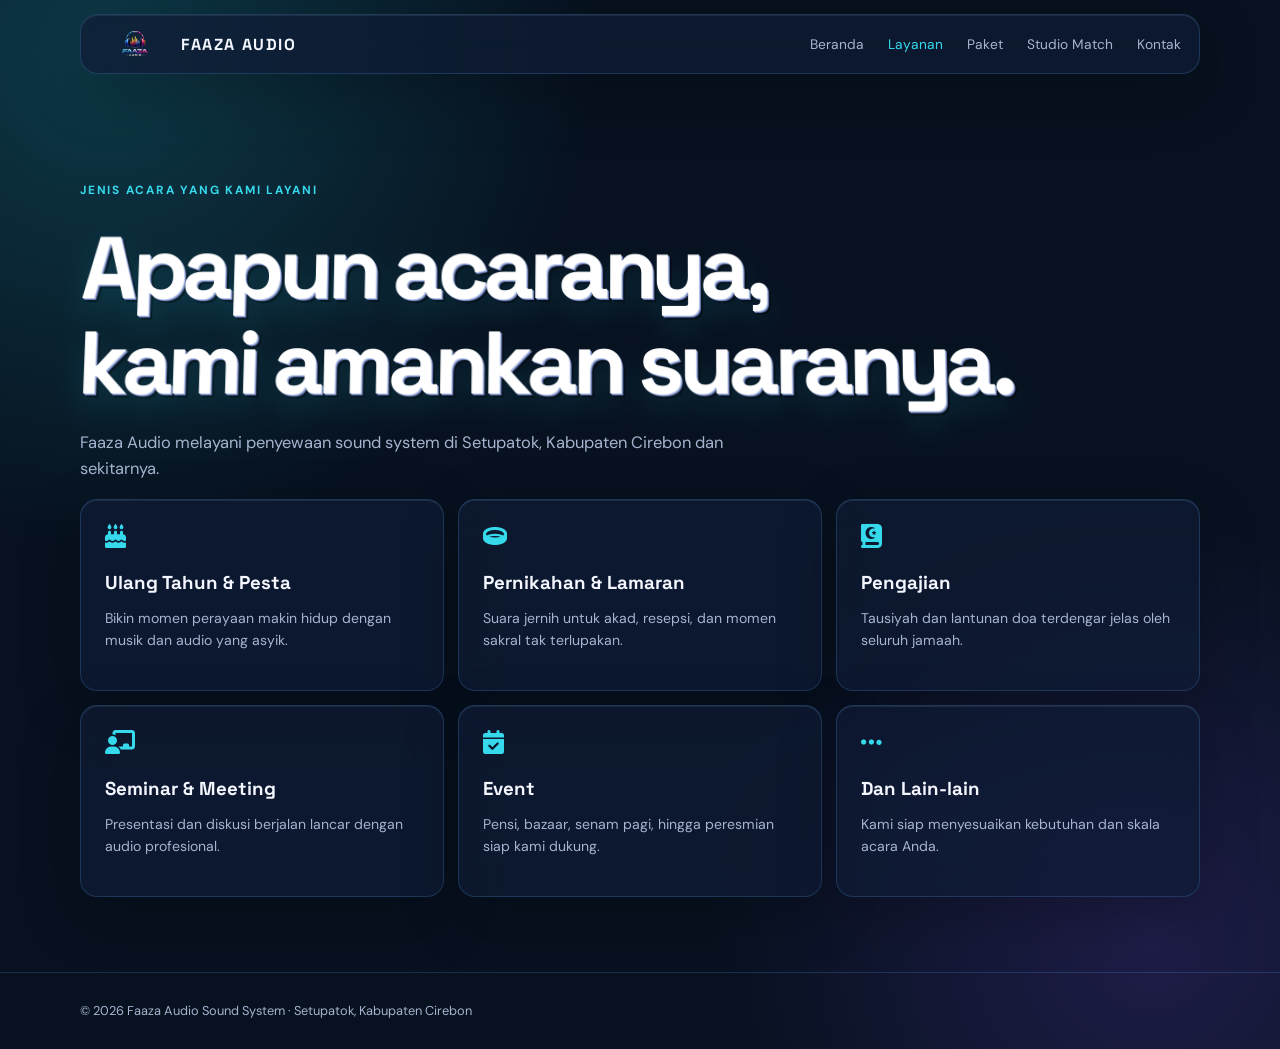
<file: layanan.html>
<!doctype html><html lang="id"><head><meta charset="UTF-8"><meta name="viewport" content="width=device-width,initial-scale=1"><title>Layanan | Faaza Audio</title><link rel="stylesheet" href="site.css"><link rel="stylesheet" href="https://cdnjs.cloudflare.com/ajax/libs/font-awesome/6.5.2/css/all.min.css"></head><body><header class="glass"><a class="brand" href="index.html"><img src="faaza-logo.png" alt="Logo Faaza Audio"><span>FAAZA AUDIO</span></a><nav><a href="index.html">Beranda</a><a class="active" href="layanan.html">Layanan</a><a href="paket.html">Paket</a><a href="studio-match.html">Studio Match</a><a href="kontak.html">Kontak</a></nav></header><main class="section"><div class="container"><p class="eyebrow">Jenis acara yang kami layani</p><h1>Apapun acaranya,<br>kami amankan suaranya.</h1><p class="lead">Faaza Audio melayani penyewaan sound system di Setupatok, Kabupaten Cirebon dan sekitarnya.</p><div class="grid"><article class="card"><i class="fa-solid fa-cake-candles"></i><h3>Ulang Tahun & Pesta</h3><p>Bikin momen perayaan makin hidup dengan musik dan audio yang asyik.</p></article><article class="card"><i class="fa-solid fa-ring"></i><h3>Pernikahan & Lamaran</h3><p>Suara jernih untuk akad, resepsi, dan momen sakral tak terlupakan.</p></article><article class="card"><i class="fa-solid fa-book-quran"></i><h3>Pengajian</h3><p>Tausiyah dan lantunan doa terdengar jelas oleh seluruh jamaah.</p></article><article class="card"><i class="fa-solid fa-chalkboard-user"></i><h3>Seminar & Meeting</h3><p>Presentasi dan diskusi berjalan lancar dengan audio profesional.</p></article><article class="card"><i class="fa-solid fa-calendar-check"></i><h3>Event</h3><p>Pensi, bazaar, senam pagi, hingga peresmian siap kami dukung.</p></article><article class="card"><i class="fa-solid fa-ellipsis"></i><h3>Dan Lain-lain</h3><p>Kami siap menyesuaikan kebutuhan dan skala acara Anda.</p></article></div></div></main><footer><div class="container">© 2026 Faaza Audio Sound System · Setupatok, Kabupaten Cirebon</div></footer></body></html>
</file>
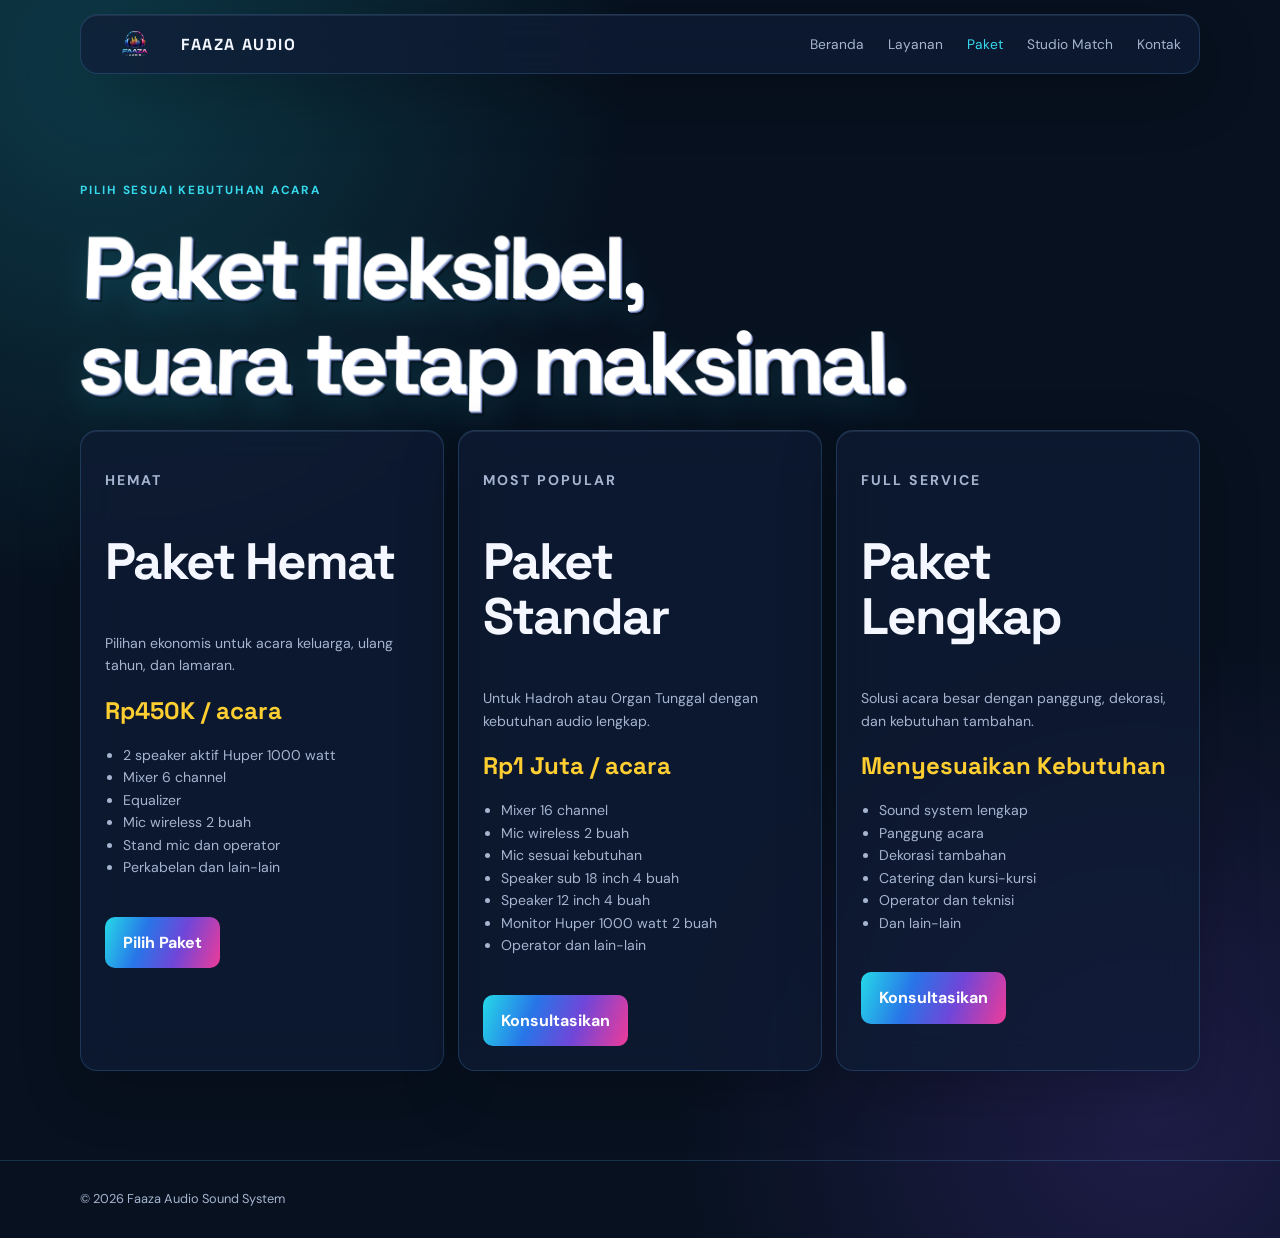
<file: paket.html>
<!doctype html><html lang="id"><head><meta charset="UTF-8"><meta name="viewport" content="width=device-width,initial-scale=1"><title>Paket Harga | Faaza Audio</title><link rel="stylesheet" href="site.css"><link rel="stylesheet" href="https://cdnjs.cloudflare.com/ajax/libs/font-awesome/6.5.2/css/all.min.css"></head><body><header class="glass"><a class="brand" href="index.html"><img src="faaza-logo.png" alt="Logo Faaza Audio"><span>FAAZA AUDIO</span></a><nav><a href="index.html">Beranda</a><a href="layanan.html">Layanan</a><a class="active" href="paket.html">Paket</a><a href="studio-match.html">Studio Match</a><a href="kontak.html">Kontak</a></nav></header><main class="section"><div class="container"><p class="eyebrow">Pilih sesuai kebutuhan acara</p><h1>Paket fleksibel,<br>suara tetap maksimal.</h1><div class="grid"><article class="panel"><p class="eyebrow">HEMAT</p><h2>Paket Hemat</h2><p>Pilihan ekonomis untuk acara keluarga, ulang tahun, dan lamaran.</p><div class="price">Rp450K / acara</div><ul><li>2 speaker aktif Huper 1000 watt</li><li>Mixer 6 channel</li><li>Equalizer</li><li>Mic wireless 2 buah</li><li>Stand mic dan operator</li><li>Perkabelan dan lain-lain</li></ul><a class="btn" href="https://wa.me/6283824399911?text=Halo%20Faaza%20Audio,%20saya%20tertarik%20Paket%20Hemat%20Rp450K." target="_blank">Pilih Paket</a></article><article class="panel"><p class="eyebrow">MOST POPULAR</p><h2>Paket Standar</h2><p>Untuk Hadroh atau Organ Tunggal dengan kebutuhan audio lengkap.</p><div class="price">Rp1 Juta / acara</div><ul><li>Mixer 16 channel</li><li>Mic wireless 2 buah</li><li>Mic sesuai kebutuhan</li><li>Speaker sub 18 inch 4 buah</li><li>Speaker 12 inch 4 buah</li><li>Monitor Huper 1000 watt 2 buah</li><li>Operator dan lain-lain</li></ul><a class="btn" href="https://wa.me/6283824399911?text=Halo%20Faaza%20Audio,%20saya%20tertarik%20Paket%20Standar%20Rp1%20juta." target="_blank">Konsultasikan</a></article><article class="panel"><p class="eyebrow">FULL SERVICE</p><h2>Paket Lengkap</h2><p>Solusi acara besar dengan panggung, dekorasi, dan kebutuhan tambahan.</p><div class="price">Menyesuaikan Kebutuhan</div><ul><li>Sound system lengkap</li><li>Panggung acara</li><li>Dekorasi tambahan</li><li>Catering dan kursi-kursi</li><li>Operator dan teknisi</li><li>Dan lain-lain</li></ul><a class="btn" href="https://wa.me/6283824399911?text=Halo%20Faaza%20Audio,%20saya%20tertarik%20Paket%20Lengkap." target="_blank">Konsultasikan</a></article></div></div></main><footer><div class="container">© 2026 Faaza Audio Sound System</div></footer></body></html>
</file>
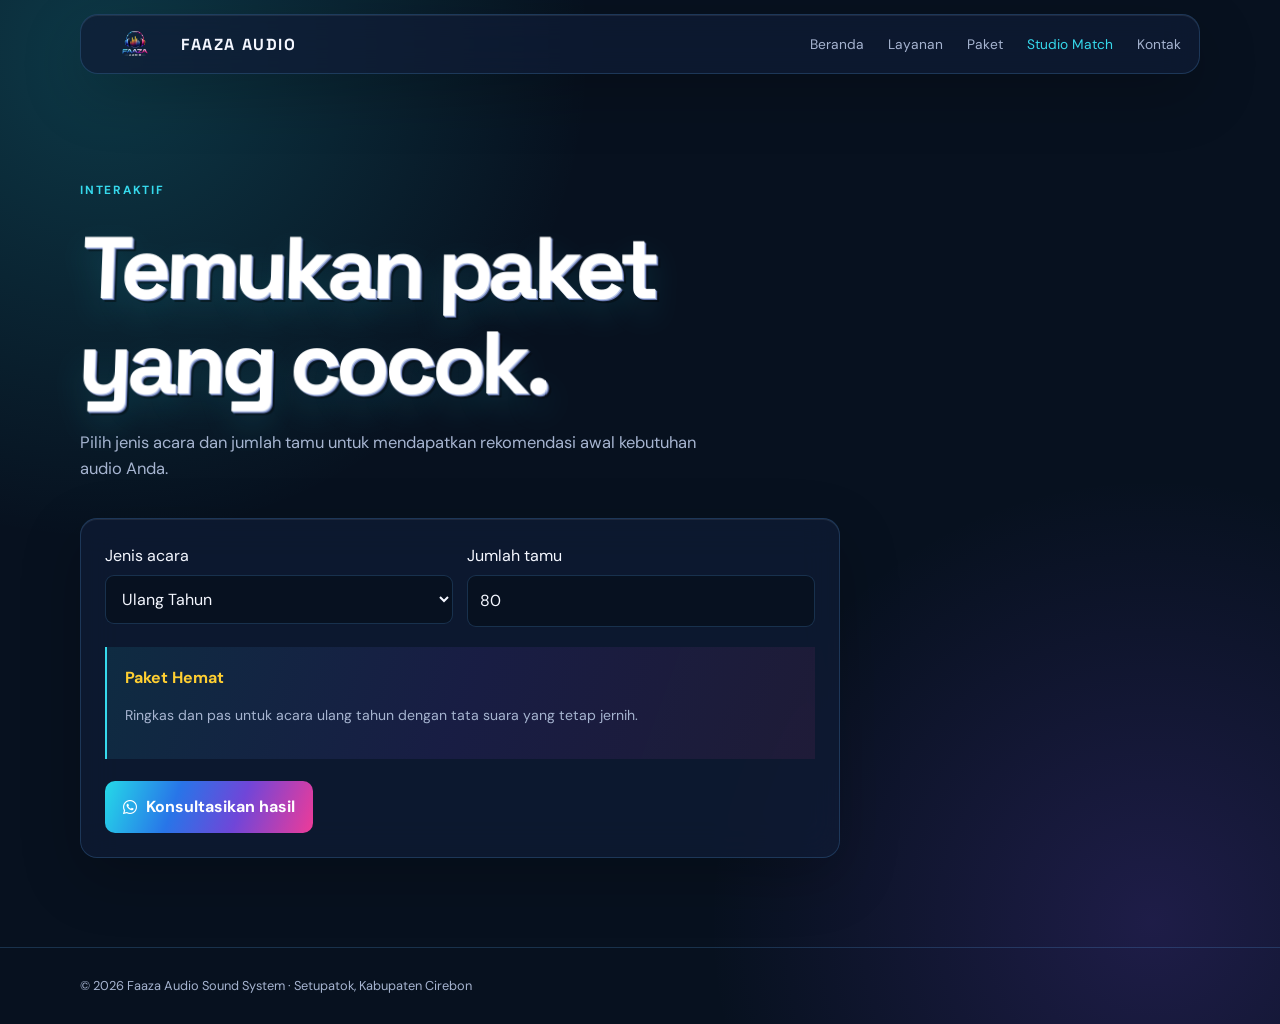
<file: studio-match.html>
<!doctype html><html lang="id"><head><meta charset="UTF-8"><meta name="viewport" content="width=device-width,initial-scale=1"><title>Studio Match | Faaza Audio</title><link rel="stylesheet" href="site.css"><link rel="stylesheet" href="https://cdnjs.cloudflare.com/ajax/libs/font-awesome/6.5.2/css/all.min.css"></head><body><header class="glass"><a class="brand" href="index.html"><img src="faaza-logo.png" alt="Logo Faaza Audio"><span>FAAZA AUDIO</span></a><nav><a href="index.html">Beranda</a><a href="layanan.html">Layanan</a><a href="paket.html">Paket</a><a class="active" href="studio-match.html">Studio Match</a><a href="kontak.html">Kontak</a></nav></header><main class="section"><div class="container"><p class="eyebrow">Interaktif</p><h1>Temukan paket<br>yang cocok.</h1><p class="lead">Pilih jenis acara dan jumlah tamu untuk mendapatkan rekomendasi awal kebutuhan audio Anda.</p><div class="panel" style="max-width:760px;margin-top:35px"><div class="form-grid"><label>Jenis acara<select id="event-type"><option value="birthday">Ulang Tahun</option><option value="wedding">Pernikahan</option><option value="proposal">Lamaran</option><option value="pengajian">Pengajian</option><option value="seminar">Seminar</option><option value="event">Event</option><option value="meeting">Meeting</option><option value="other">Lain-lain</option></select></label><label>Jumlah tamu<input id="guest-count" type="number" min="10" max="1000" value="80" step="10"></label></div><div class="result" aria-live="polite"><strong id="match-name">Paket Hemat</strong><p id="match-description">Ringkas dan pas untuk acara ulang tahun dengan tata suara yang tetap jernih.</p></div><a class="btn" id="match-link" href="https://wa.me/6283824399911" target="_blank"><i class="fa-brands fa-whatsapp"></i> Konsultasikan hasil</a></div></div></main><footer><div class="container">© 2026 Faaza Audio Sound System · Setupatok, Kabupaten Cirebon</div></footer><script>const eventType=document.querySelector('#event-type');const guestCount=document.querySelector('#guest-count');const matchName=document.querySelector('#match-name');const matchDescription=document.querySelector('#match-description');const matchLink=document.querySelector('#match-link');const recommendations={birthday:['Paket Hemat','Ringkas dan pas untuk acara ulang tahun dengan tata suara yang tetap jernih.'],wedding:['Paket Standar','Pilihan seimbang untuk acara pernikahan dengan suasana meriah.'],proposal:['Paket Hemat','Ringkas dan pas untuk acara lamaran dengan tata suara yang tetap jernih.'],pengajian:['Paket Standar','Pilihan nyaman untuk pengajian dengan vokal yang jelas.'],seminar:['Paket Lengkap','Solusi lengkap untuk seminar dengan kebutuhan panggung.'],event:['Paket Lengkap','Solusi lengkap untuk event dengan panggung dan dekorasi.'],meeting:['Paket Lengkap','Solusi profesional untuk meeting agar komunikasi terdengar jelas.'],other:['Paket Standar','Kami akan menyesuaikan paket dengan kebutuhan acara Anda.']};function update(){const selected=recommendations[eventType.value];const guests=Math.max(10,Number(guestCount.value)||10);matchName.textContent=selected[0];matchDescription.textContent=selected[1]+(guests>250?' Kami sarankan konfigurasi speaker tambahan.':'');const eventName=eventType.options[eventType.selectedIndex].text;matchLink.href='https://wa.me/6283824399911?text='+encodeURIComponent('Halo Faaza Audio, saya mendapat rekomendasi '+selected[0]+' untuk '+eventName+' dengan '+guests+' tamu.')}eventType.addEventListener('change',update);guestCount.addEventListener('input',update);update();</script></body></html>
</file>
<file: site.css>
@import url('https://fonts.googleapis.com/css2?family=DM+Sans:wght@400;500;600;700&family=Space+Grotesk:wght@500;600;700&display=swap');
:root{--bg:#07111f;--ink:#f4f7ff;--muted:#a6b4d0;--aqua:#36d9ec;--lime:#ffcf32;--gold:#f052b4;--line:rgba(94,181,255,.2);--panel:rgba(15,27,53,.74)}
*{box-sizing:border-box}html{scroll-behavior:smooth}body{margin:0;background:radial-gradient(circle at 8% 5%,rgba(37,217,232,.2),transparent 32%),radial-gradient(circle at 90% 90%,rgba(112,70,216,.22),transparent 30%),var(--bg);color:var(--ink);font-family:'DM Sans',sans-serif;line-height:1.6}a{color:inherit;text-decoration:none}.container{width:min(1120px,calc(100% - 40px));margin:auto}.glass,.card,.panel{background:var(--panel);border:1px solid var(--line);box-shadow:0 20px 60px rgba(0,0,0,.22),inset 0 1px rgba(255,255,255,.08);backdrop-filter:blur(18px)}header{position:sticky;top:14px;z-index:5;width:min(1120px,calc(100% - 40px));margin:14px auto 0;padding:10px 18px;border-radius:18px;display:flex;align-items:center;justify-content:space-between}.brand{display:flex;align-items:center;gap:10px;font:700 1rem 'Space Grotesk';letter-spacing:.1em}.brand img{width:72px;height:38px;object-fit:contain;border-radius:7px}nav{display:flex;align-items:center;gap:24px;color:var(--muted);font-size:.86rem}nav a:hover,nav .active{color:var(--aqua)}h1,h2,h3{font-family:'Space Grotesk';line-height:1.08}h1{font-size:clamp(2.8rem,7vw,5.5rem);letter-spacing:-.06em;margin:20px 0;color:#fff;text-shadow:1px 1px 0 #b9c8e8,2px 2px 0 #6676b2,4px 4px 0 rgba(0,0,0,.35),0 14px 30px rgba(37,217,232,.15);transform:perspective(500px) rotateX(2deg)}h2{font-size:clamp(2rem,4vw,3.4rem);letter-spacing:-.04em}.eyebrow{color:var(--aqua);font-size:.74rem;font-weight:700;letter-spacing:.15em;text-transform:uppercase}.hero{padding:100px 0 90px;min-height:510px;display:flex;align-items:center}.hero p,.lead{max-width:650px;color:var(--muted);font-size:1.03rem}.btn{display:inline-flex;align-items:center;gap:9px;padding:13px 18px;border-radius:10px;background:linear-gradient(110deg,#25d9e8,#2875e8 34%,#7046d8 64%,#ee3b98);color:#fff;font-weight:700;margin-top:22px}.section{padding:95px 0 75px}.section-head{margin-bottom:32px}.grid{display:grid;grid-template-columns:repeat(3,1fr);gap:14px}.card,.panel{padding:24px;border-radius:17px}.card i{color:var(--aqua);font-size:1.5rem}.card h3{margin:20px 0 7px}.card p,.panel p,.panel li{color:var(--muted);font-size:.88rem}.panel{margin-bottom:14px}.price{color:var(--lime);font:700 1.5rem 'Space Grotesk';margin:18px 0}.panel ul{padding-left:18px}.contact-box{padding:42px;border-radius:22px;background:linear-gradient(110deg,rgba(37,217,232,.16),rgba(112,70,216,.2),rgba(238,59,152,.12));border:1px solid var(--line)}footer{padding:28px 0;color:var(--muted);font-size:.8rem;border-top:1px solid var(--line)}select,input{width:100%;padding:12px;margin-top:7px;border:1px solid var(--line);border-radius:9px;background:rgba(7,17,31,.8);color:var(--ink);font:inherit}.form-grid{display:grid;grid-template-columns:1fr 1fr;gap:14px}.result{margin-top:20px;padding:18px;border-left:2px solid var(--aqua);background:linear-gradient(110deg,rgba(37,217,232,.1),rgba(112,70,216,.12),rgba(238,59,152,.08))}.result strong{color:var(--lime)}@media(max-width:720px){header{top:8px;width:calc(100% - 24px)}nav{gap:10px;font-size:.72rem}nav a:nth-child(3){display:none}.container{width:calc(100% - 28px)}.hero{padding:75px 0 55px;min-height:440px}.grid,.form-grid{grid-template-columns:1fr}h1{font-size:3.2rem}.brand img{width:60px}}
</file>
